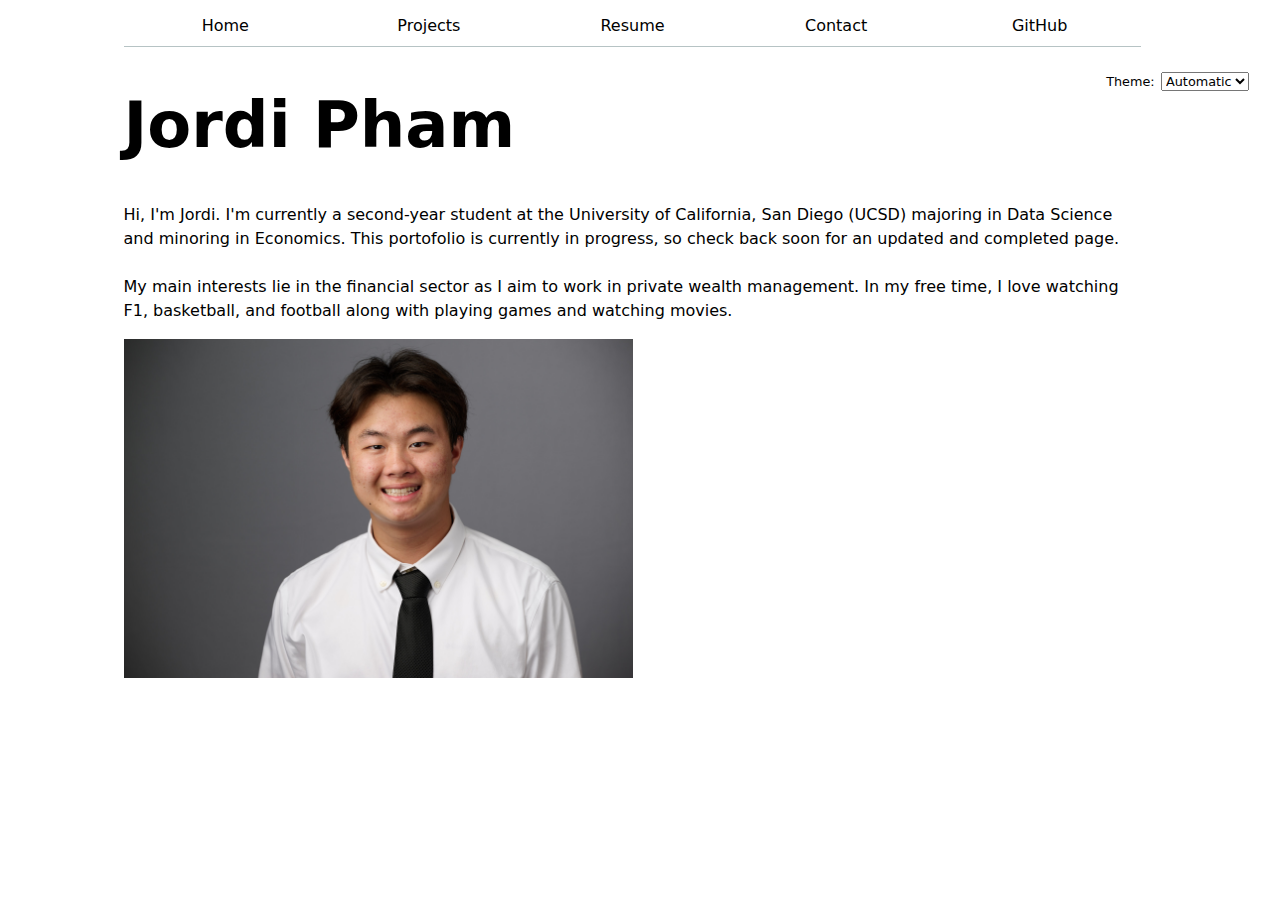
<file: index.html>
<!-- home page -->
<!DOCTYPE html>
<html lang="en">
<head>
    <meta charset="UTF-8">
    <meta name="viewport" content="width=device-width, initial-scale=1.0">
    <title>Jordi Pham: Personal Site and Portfolio</title>
    <link rel="stylesheet" href="style.css">
    <script type="module" src="global.js"></script>
</head>
<body>
    <!-- <nav>
        <a href="./index.html">Home</a>
        <a href="projects/index.html">Projects</a>
        <a href="resume/index.html">Resume</a> 
        <a href="contact/index.html">Contact</a> 
        <a href="https://github.com/jordipham" target="_blank">GitHub</a> 
    </nav> -->
    
    <h1>
        Jordi Pham
    </h1>
    <p>
        Hi, I'm Jordi. I'm currently a second-year student at the University of California, San Diego (UCSD) majoring in Data Science and minoring in Economics. This portofolio is currently in progress, so check back soon for an updated and completed page.<br><br>

        My main interests lie in the financial sector as I aim to work in private wealth management. In my free time, I love watching F1, basketball, and football along with playing games and watching movies.
    </p>
    <img src="./images/Jordi Pham 20231012 UCSD Talent Day 1267 1.jpg" alt="Jordi's Professional Headshot" width="50%">
</body>
</html>
</file>
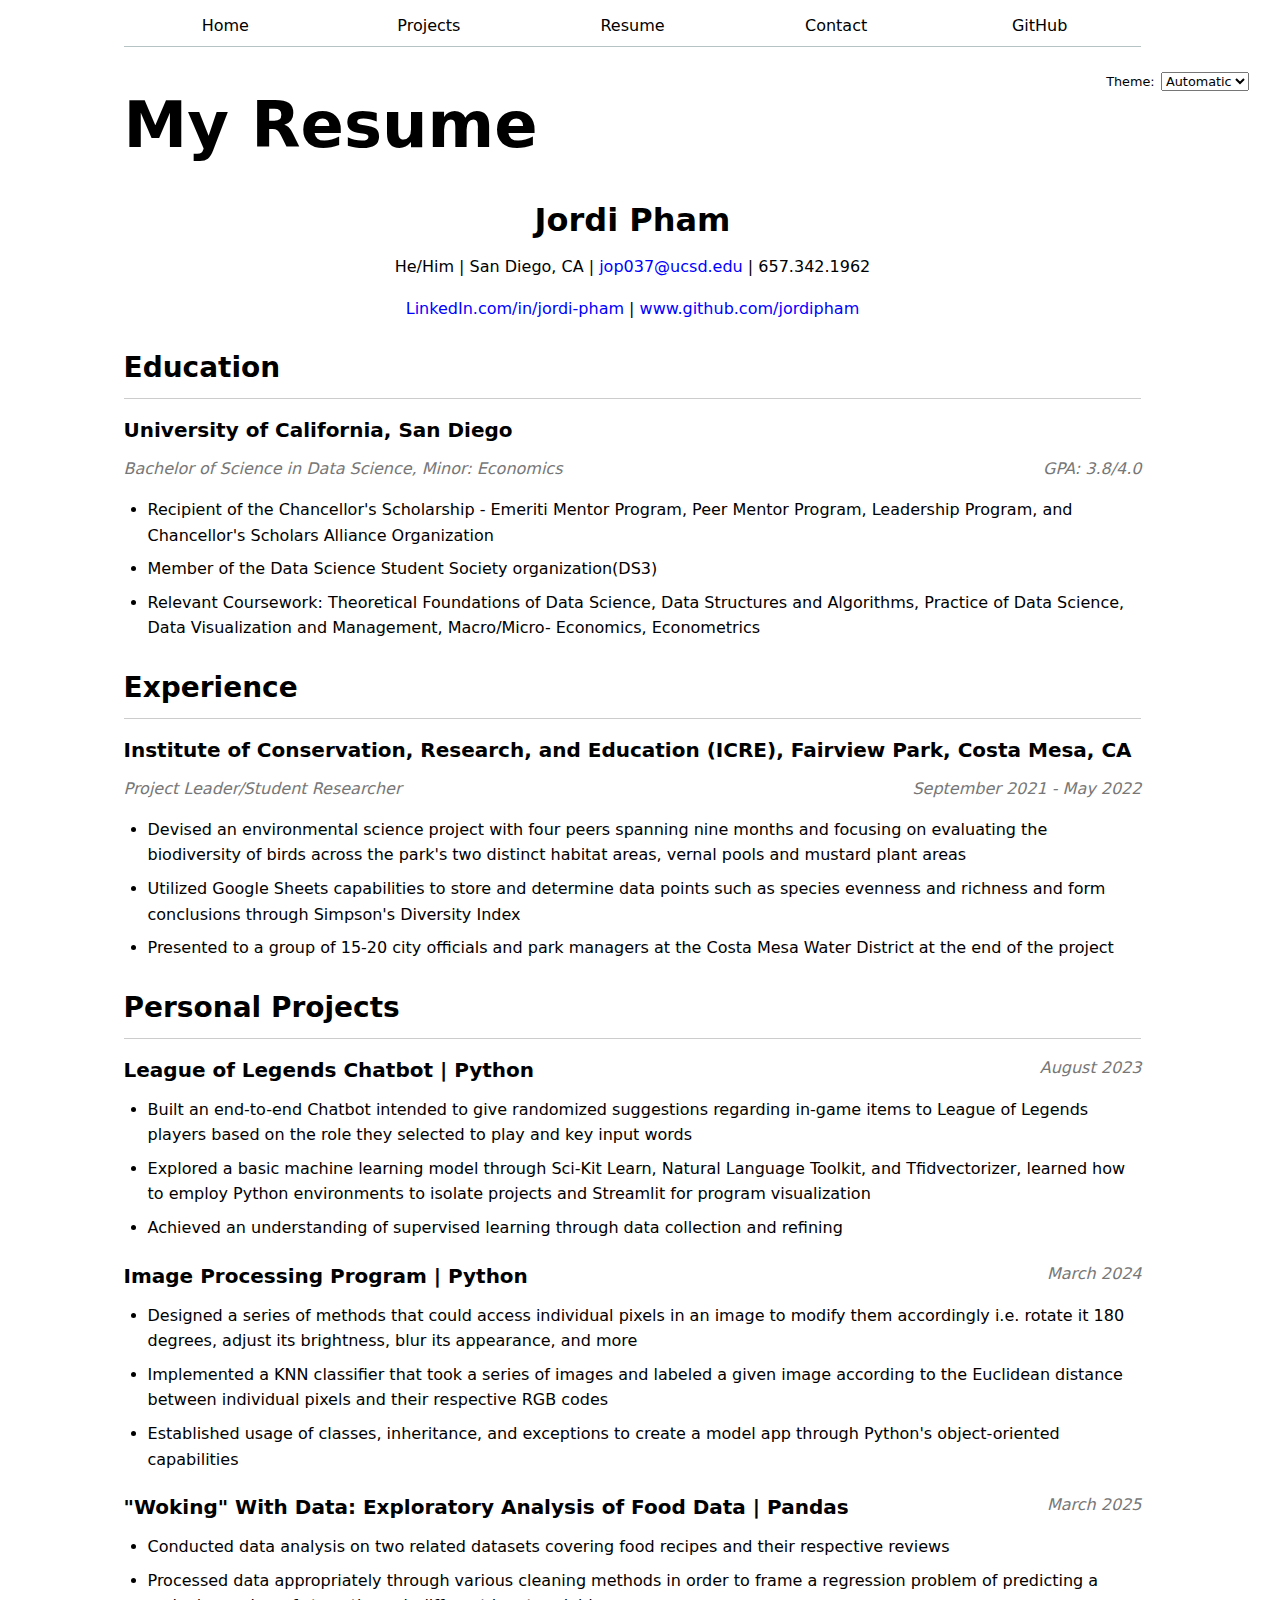
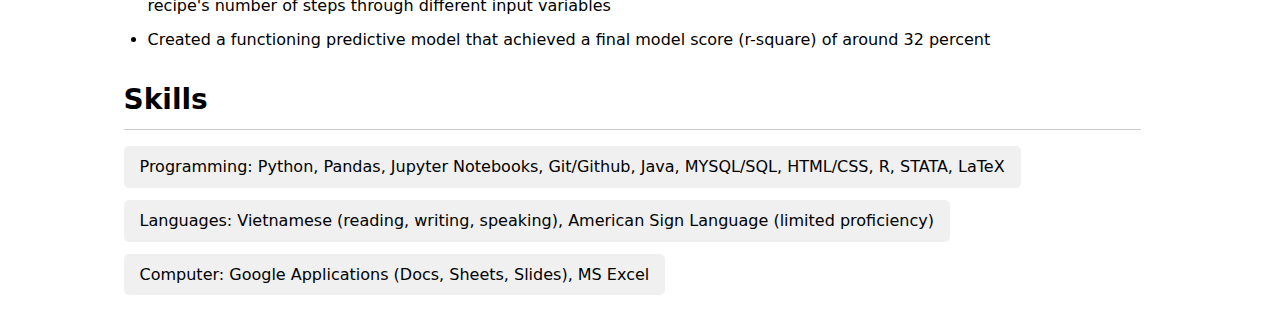
<file: resume/index.html>
<!-- resume page -->
<!DOCTYPE html>
<html lang="en">
<head>
    <meta charset="UTF-8">
    <meta name="viewport" content="width=device-width, initial-scale=1.0">
    <title>Resume</title>
    <link rel="stylesheet" href="../style.css">
    <script type="module" src="../global.js"></script>  
</head>
<body>
    <!-- <nav>
        <a href="../index.html">Home</a>
        <a href="../projects/index.html">Projects</a>
        <a href="./index.html">Resume</a> 
        <a href="../contact/index.html">Contact</a>
        <a href="https://github.com/jordipham" target="_blank">GitHub</a>
    </nav> -->

    <h1>My Resume</h1>

    <section id="personal-info">
        <h2>Jordi Pham</h2>
        <p>He/Him | San Diego, CA | <a href="../contact/index.html">jop037@ucsd.edu</a> | 657.342.1962</p>
        <p><a href="https://www.linkedin.com/in/jordi-pham" target="_blank">LinkedIn.com/in/jordi-pham</a> | <a href="https://www.github.com/jordipham" target="_blank">www.github.com/jordipham</a></p>
      </section>

    <section id="education">
        <h2>Education</h2>
        <hr>
        <article>
            <header>
                <h3>University of California, San Diego</h3>
                <p>Bachelor of Science in Data Science, Minor: Economics <span class="title_year"> GPA: 3.8/4.0</p>
            </header>
            <ul>
                <li>Recipient of the Chancellor's Scholarship - Emeriti Mentor Program, Peer Mentor Program, Leadership Program, and Chancellor's Scholars Alliance Organization</li>
                <li>Member of the Data Science Student Society organization(DS3)</li>
                <li>Relevant Coursework: Theoretical Foundations of Data Science, Data Structures and Algorithms, Practice of Data Science, Data Visualization and Management, Macro/Micro- Economics, Econometrics</li>
            </ul>
        </article>
    </section>

    <section id="experience">
        <h2>Experience</h2>
        <hr>
        <article>
            <header>
                <h3>Institute of Conservation, Research, and Education (ICRE), Fairview Park, Costa Mesa, CA</h3>
                <p>Project Leader/Student Researcher <span class="title_year"> September 2021 - May 2022</p>
            </header>
            <ul>
                <li>Devised an environmental science project with four peers spanning nine months and focusing on evaluating the biodiversity of birds across the park's two distinct habitat areas, vernal pools and mustard plant areas</li>
                <li>Utilized Google Sheets capabilities to store and determine data points such as species evenness and richness and form conclusions through Simpson's Diversity Index</li>
                <li>Presented to a group of 15-20 city officials and park managers at the Costa Mesa Water District at the end of the project</li>
            </ul>
        </article>
    </section>

    <section id="projects">
        <h2>Personal Projects</h2>
        <hr>
        <article>
            <header>
                <h3>League of Legends Chatbot | Python <span class="tech_year"> August 2023</h3>
                <!-- <p>August 2023</p> -->
            </header>
            <ul>
                <li>Built an end-to-end Chatbot intended to give randomized suggestions regarding in-game items to League of Legends players based on the role they selected to play and key input words</li>
                <li>Explored a basic machine learning model through Sci-Kit Learn, Natural Language Toolkit, and Tfidvectorizer, learned how to employ Python environments to isolate projects and Streamlit for program visualization</li>
                <li>Achieved an understanding of supervised learning through data collection and refining</li>
            </ul>
        </article>
        <article>
            <header>
                <h3>Image Processing Program | Python <span class="tech_year"> March 2024</h3>
                <!-- <p>March 2024</p> -->
            </header>
            <ul>
                <li>Designed a series of methods that could access individual pixels in an image to modify them accordingly i.e. rotate it 180 degrees, adjust its brightness, blur its appearance, and more</li>
                <li>Implemented a KNN classifier that took a series of images and labeled a given image according to the Euclidean distance between individual pixels and their respective RGB codes</li>
                <li>Established usage of classes, inheritance, and exceptions to create a model app through Python's object-oriented capabilities</li>
            </ul>
        </article>
        <article>
            <header>
                <h3>"Woking" With Data: Exploratory Analysis of Food Data | Pandas <span class="tech_year"> March 2025</h3>
                <!-- <p>March 2025</p> -->
            </header>
            <ul>
                <li>Conducted data analysis on two related datasets covering food recipes and their respective reviews</li>
                <li>Processed data appropriately through various cleaning methods in order to frame a regression problem of predicting a recipe's number of steps through different input variables</li>
                <li>Created a functioning predictive model that achieved a final model score (r-square) of around 32 percent</li>
            </ul>
        </article>
    </section>

    <section id="skills">
        <h2>Skills</h2>
        <hr>
        <article>
            <ul>
                <li>Programming: Python, Pandas, Jupyter Notebooks, Git/Github, Java, MYSQL/SQL, HTML/CSS, R, STATA, LaTeX</li>
                <li>Languages: Vietnamese (reading, writing, speaking), American Sign Language (limited proficiency)</li>
                <li>Computer: Google Applications (Docs, Sheets, Slides), MS Excel </li>
            </ul>
        </article>
    </section>
</body>
</html>
</file>
<file: style.css>
/* Color Property */
:root {
  --color-accent: oklch(0.27 0.0802 251.65);
  --link-color-light: blue;
  --link-hover-color-light: orange;
  --link-color-dark: lightskyblue;
  --link-hover-color-dark: lightcoral;
}

/* Stabilize nav bar */
html {
  scrollbar-gutter: stable;
  color-scheme: light dark; /* for dark light mode things */
}

/* Centers the Content, Helps with Zoom/Resizing */
body {
    /* Set line height to 1.5 times the font size
         and use the OS’s UI font as the website font
       */
    font: 100%/1.5 system-ui;
    max-width: 100ch; /*helps with content width*/
    margin-inline: max(1em, (100% - 100ch) / 2); /* helps with L&R margin */
    accent-color: var(--color-accent); /* Added for Step 2.4 */
  }

/* Navigation Menu */
nav {
    --border-color: oklch(50% 10% 200 / 40%); /* Defined border color variable */
    display: flex;
    border-bottom-width: 1px;
    border-bottom-style: solid;
    border-bottom-color: var(--border-color); /* new color for nav bar that adapts better for light dark modes */
    margin-bottom: 1em;
  }

nav a {
    flex: 1;
    text-decoration: none;
    color: inherit;
    text-align: center;
    padding: 0.4em;
    margin-bottom: 1px;
  }

nav a:hover {
    border-bottom: 0.4em;
    border-bottom-color: var(--color-accent);
    border-bottom-style: solid;
    background-color: color-mix(in oklch, var(--color-accent), canvas 85%);
    padding-bottom: 0;
  }

nav a.current { 
    border-bottom: 0.4em solid oklch(80% 3% 200); 
    padding-bottom: 0.4em; 
  }

 /* Light Dark Switch */
 .color-scheme {
  position: absolute; /* Take it out of normal flow */
  top: 1rem;       /* Adjust vertical position as needed */
  right: 1rem;      /* Adjust horizontal position as needed */
  font-size: 80%;   /* Optional: Adjust font size */
  display: flex;      /* To align label and select horizontally */
  align-items: center; /* Vertically center the label and select */
  gap: 0.5em;       /* Optional: Space between label and select */
}

.color-scheme select {
  /* Optional: Style the select dropdown if needed */
  font: inherit; /* Inherit font styles from the body */
}

@media (max-width: 1350px) {
  .color-scheme {
    top: 4.5rem;
  }
}

/* Formatting the Contacts Page */
form {
  display: grid; /* grid container */
  grid-template-columns: auto 1fr; /* defines columns */
  gap: 1em; /* create space between columns and stuff */
}

label,
button {
  grid-column: 1 / -1;
}

label {
  display: contents;
}

input,
textarea,
button {
  font: inherit;
  width: 100%;
  box-sizing: border-box;
}

/* Formatting projects page */
.projects {
  display: grid;
  grid-template-columns: repeat(auto-fill, minmax(15em, 1fr));
  gap: 1em;
}

.projects article {
  /* border: 1px solid #ccc;
  padding: 1em; */
  display: grid;
  grid-template-rows: subgrid;
  grid-row-gap: 1em;
  grid-row: span 3;
}

.projects article img {
  max-width: 100%;
  height: auto;
  margin-bottom: 0;
}

.projects article h2 {
  margin: 0;
}

.projects article p {
  margin: 0;
}

/* Resizing headers and fixing line evenness*/
h1 {
  font-size: 400%; /* Make the main heading significantly larger */
}

h1, h2, h3, h4, h5, h6 {
  line-height: 1.1; /* Improve heading readability with tighter line spacing */
  text-wrap: balance; /* Prevent unevenly short last lines in headings */
}

/* Styling the Resume Page */
#personal-info {
  text-align: center;
  margin-bottom: 2em;
}

#personal-info h2 {
  font-size: 2em;
  margin-bottom: 0.5em;
}

#personal-info p {
  line-height: 1.6;
  margin-bottom: 0.25em;
}

#personal-info a {
  color: var(--color-accent);
  text-decoration: none;
}

#personal-info a:hover {
  text-decoration: underline;
}

#education,
#experience,
#projects,
#skills {
  margin-bottom: 2em;
}

#education h2,
#experience h2,
#projects h2,
#skills h2 {
  font-size: 1.75em;
  margin-bottom: 0.5em;
}

#education hr,
#experience hr,
#projects hr,
#skills hr {
  border: 0;
  border-top: 1px solid #ccc;
  margin-bottom: 1em;
}

#education article,
#experience article,
#projects article,
#skills article {
  margin-bottom: 1.5em;
}

#education article header h3,
#experience article header h3,
#projects article header h3 {
  font-size: 1.25em;
  margin-bottom: 0.25em;
}

#education article header p,
#experience article header p,
#projects article header p {
  color: #777;
  font-style: italic;
  margin-bottom: 0.5em;
}

#education article ul,
#experience article ul,
#projects article ul,
#skills article ul {
  list-style: disc;
  padding-left: 1.5em;
}

#education article li,
#experience article li,
#projects article li,
#skills article li {
  line-height: 1.6;
  margin-bottom: 0.5em;
}

#skills article ul {
  display: flex;
  flex-wrap: wrap;
  gap: 0.75em;
  padding-left: 0;
  list-style: none;
}

#skills article li {
  background-color: #f0f0f0;
  padding: 0.5em 1em;
  border-radius: 5px;
  margin-bottom: 0;
}

/* Right Align - Left Align */
.title_year {
  float: right;
}

/* Dates in projects section of resume */
.tech_year {
    color: #777;
    font-style: italic;
    font-size: 16px;
    margin-bottom: 0.5em;
    font-weight: normal; /* Set a normal font weight if paragraphs aren't bold */
    /* Add any other paragraph-specific styles you want here, like line-height, color, etc. */
    float: right;
}

/* Dealing with links on resume page */
/* Link Styles for Personal Info Section with Dark Mode Support */
#personal-info a {
  color: var(--link-color-light); /* Default to light mode color */
  text-decoration: none;
}

#personal-info a:hover {
  color: var(--link-hover-color-light);
  text-decoration: underline;
}

/* Dark mode link styles for about me header */
@media (prefers-color-scheme: dark) {
  #personal-info a {
    color: var(--link-color-dark);
  }

  #personal-info a:hover {
    color: var(--link-hover-color-dark);
  }
}

/* Skills section readability in dark mode */
@media (prefers-color-scheme: dark) {
  #skills li {
    color: #171717; /* Dark gray */
  }
}
</file>
